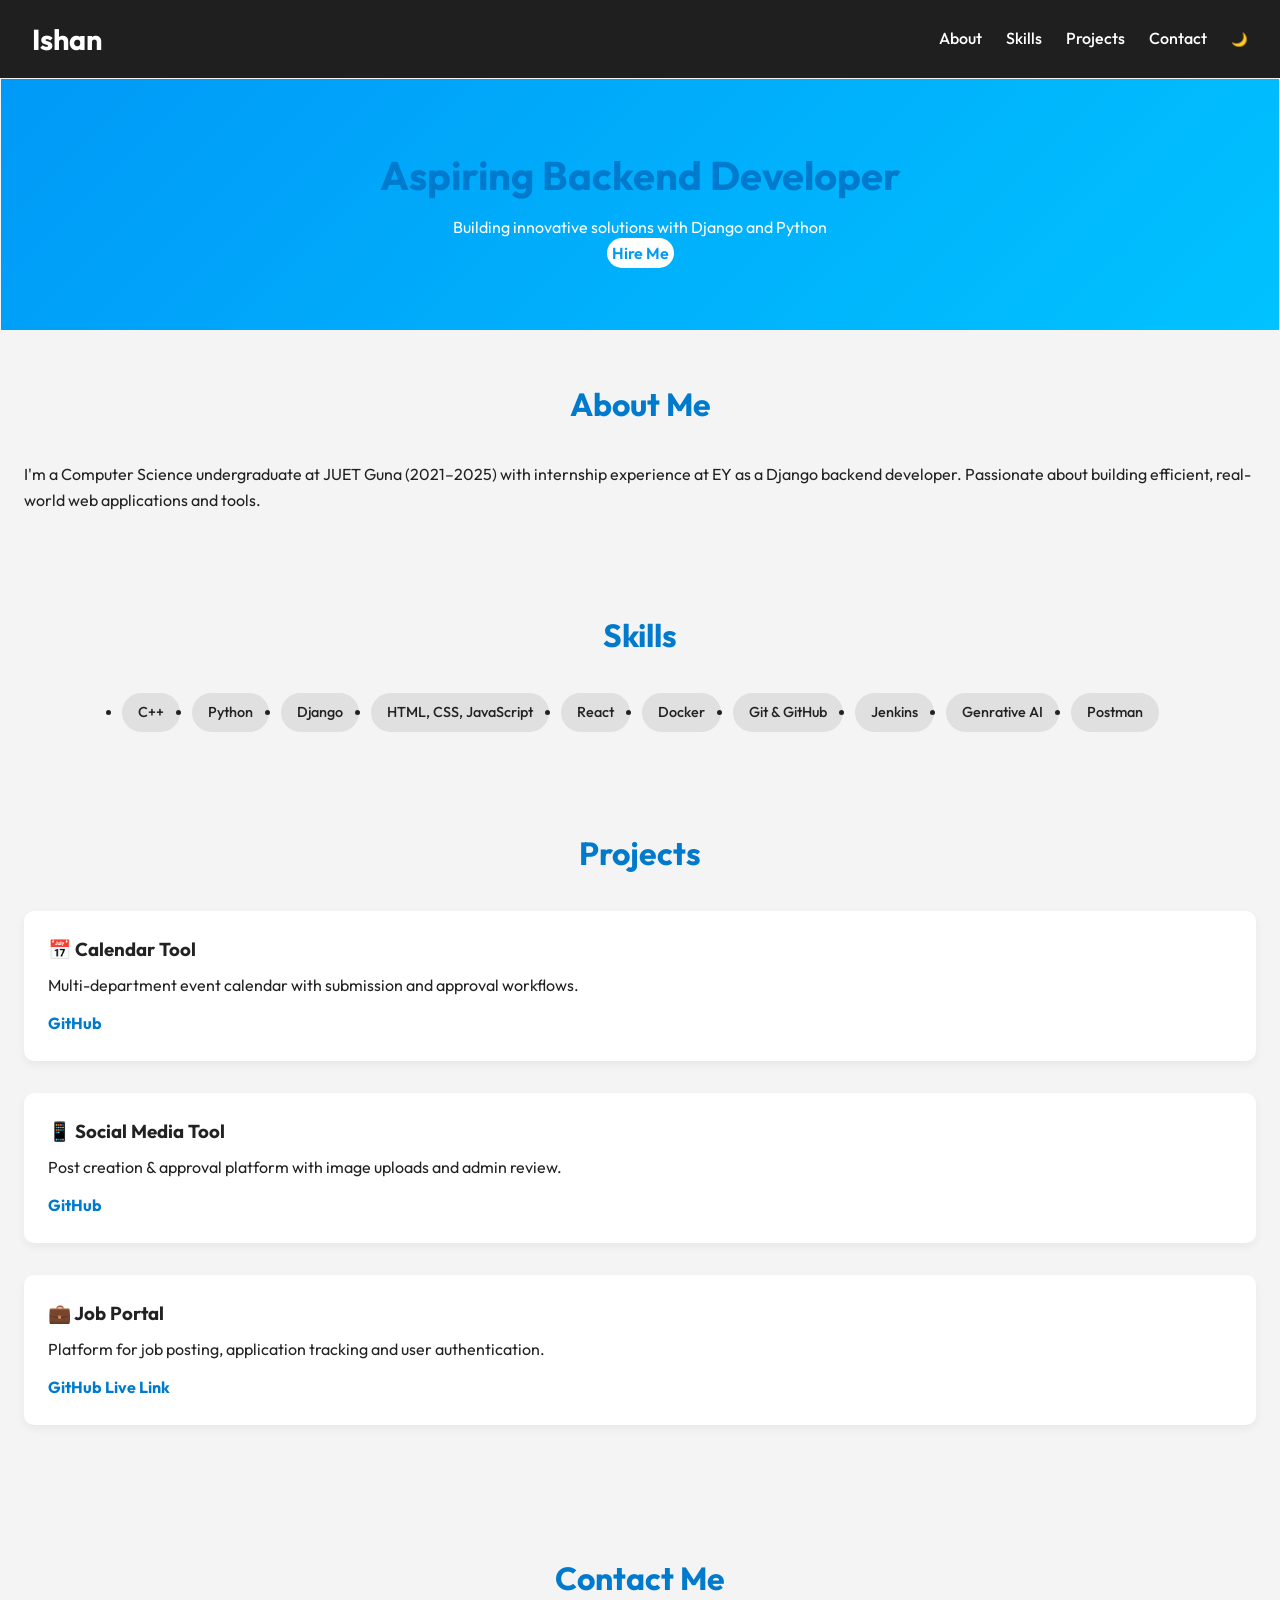
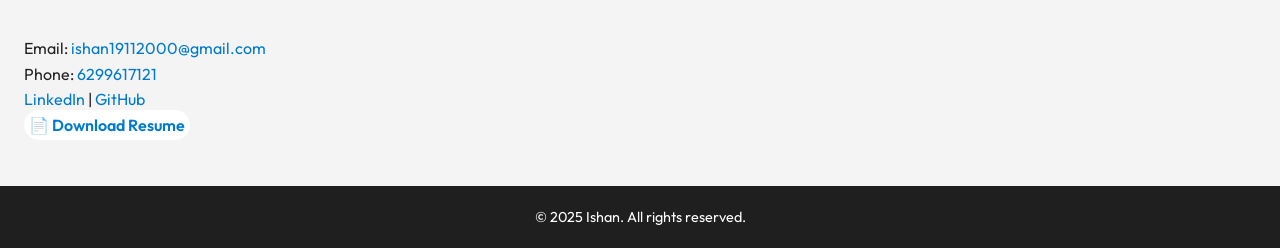
<file: index.html>
<!DOCTYPE html>
<html lang="en">
<head>
  <meta charset="UTF-8" />
  <meta name="viewport" content="width=device-width, initial-scale=1.0" />
  <title>Ishan | Portfolio</title>
  <link rel="stylesheet" href="style.css" />
  <link rel="preconnect" href="https://fonts.googleapis.com">
  <link rel="preconnect" href="https://fonts.gstatic.com" crossorigin>
  <link href="https://fonts.googleapis.com/css2?family=Outfit:wght@400;600;700&display=swap" rel="stylesheet">
</head>
<body>
  <header>
    <nav>
      <h1>Ishan</h1>
      <ul>
        <li><a href="#about">About</a></li>
        <li><a href="#skills">Skills</a></li>
        <li><a href="#projects">Projects</a></li>
        <li><a href="#contact">Contact</a></li>
        <li><button id="toggle-dark">🌙</button></li>
      </ul>
    </nav>
  </header>

  <section class="hero">
    <h2>Aspiring Backend Developer</h2>
    <p>Building innovative solutions with Django and Python</p>
    <a href="https://ishan1915.github.io/Resume/" class="btn">Hire Me</a>
  </section>

  <section id="about">
    <h2>About Me</h2>
    <p>
      I'm a Computer Science undergraduate at JUET Guna (2021–2025) with internship experience at EY as a Django backend developer. Passionate about building efficient, real-world web applications and tools.
    </p>
  </section>

  <section id="skills">
    <h2>Skills</h2>
    <ul class="skills">
      <li>C++</li>
      <li>Python</li>
      <li>Django</li>
      <li>HTML, CSS, JavaScript</li>
      <li>React</li>
      <li>Docker</li>
      <li>Git & GitHub</li>
      <li>Jenkins</li>
      <li>Genrative AI</li>
      <li>Postman</li>
    </ul>
  </section>

  <section id="projects">
    <h2>Projects</h2>
    <div class="project">
      <h3>📅 Calendar Tool</h3>
      <p>Multi-department event calendar with submission and approval workflows.</p>
      <a href="https://github.com/ishan1915/Event_approval" target="_blank">GitHub</a>
    </div>
    <div class="project">
      <h3>📱 Social Media Tool</h3>
      <p>Post creation & approval platform with image uploads and admin review.</p>
      <a href="https://github.com/ishan1915/social_mediatool" target="_blank">GitHub</a>
    </div>
    <div class="project">
      <h3>💼 Job Portal</h3>
      <p>Platform for job posting, application tracking and user authentication.</p>
      <a href="https://github.com/ishan1915/Job_portal" target="_blank">GitHub</a>
      <a href="https://job-portal-m5t9.onrender.com/jobapp/" target="_blank">Live Link</a>

    </div>
  </section>

  <section id="contact">
    <h2>Contact Me</h2>
    <p>Email: <a href="mailto:ishan19112000@gmail.com">ishan19112000@gmail.com</a></p>
    <p>Phone: <a href="tel:6299617121">6299617121</a></p>
    <p>
      <a href="https://www.linkedin.com/in/ishan-a2943a22a/" target="_blank">LinkedIn</a> |
      <a href="https://github.com/ishan1915" target="_blank">GitHub</a>
    </p>
    <a href="Ishan_Resume.pdf" class="btn" download>📄 Download Resume</a>
  </section>

  <footer>
    <p>&copy; 2025 Ishan. All rights reserved.</p>
  </footer>

  <script src="script.js"></script>
</body>
</html>
</file>
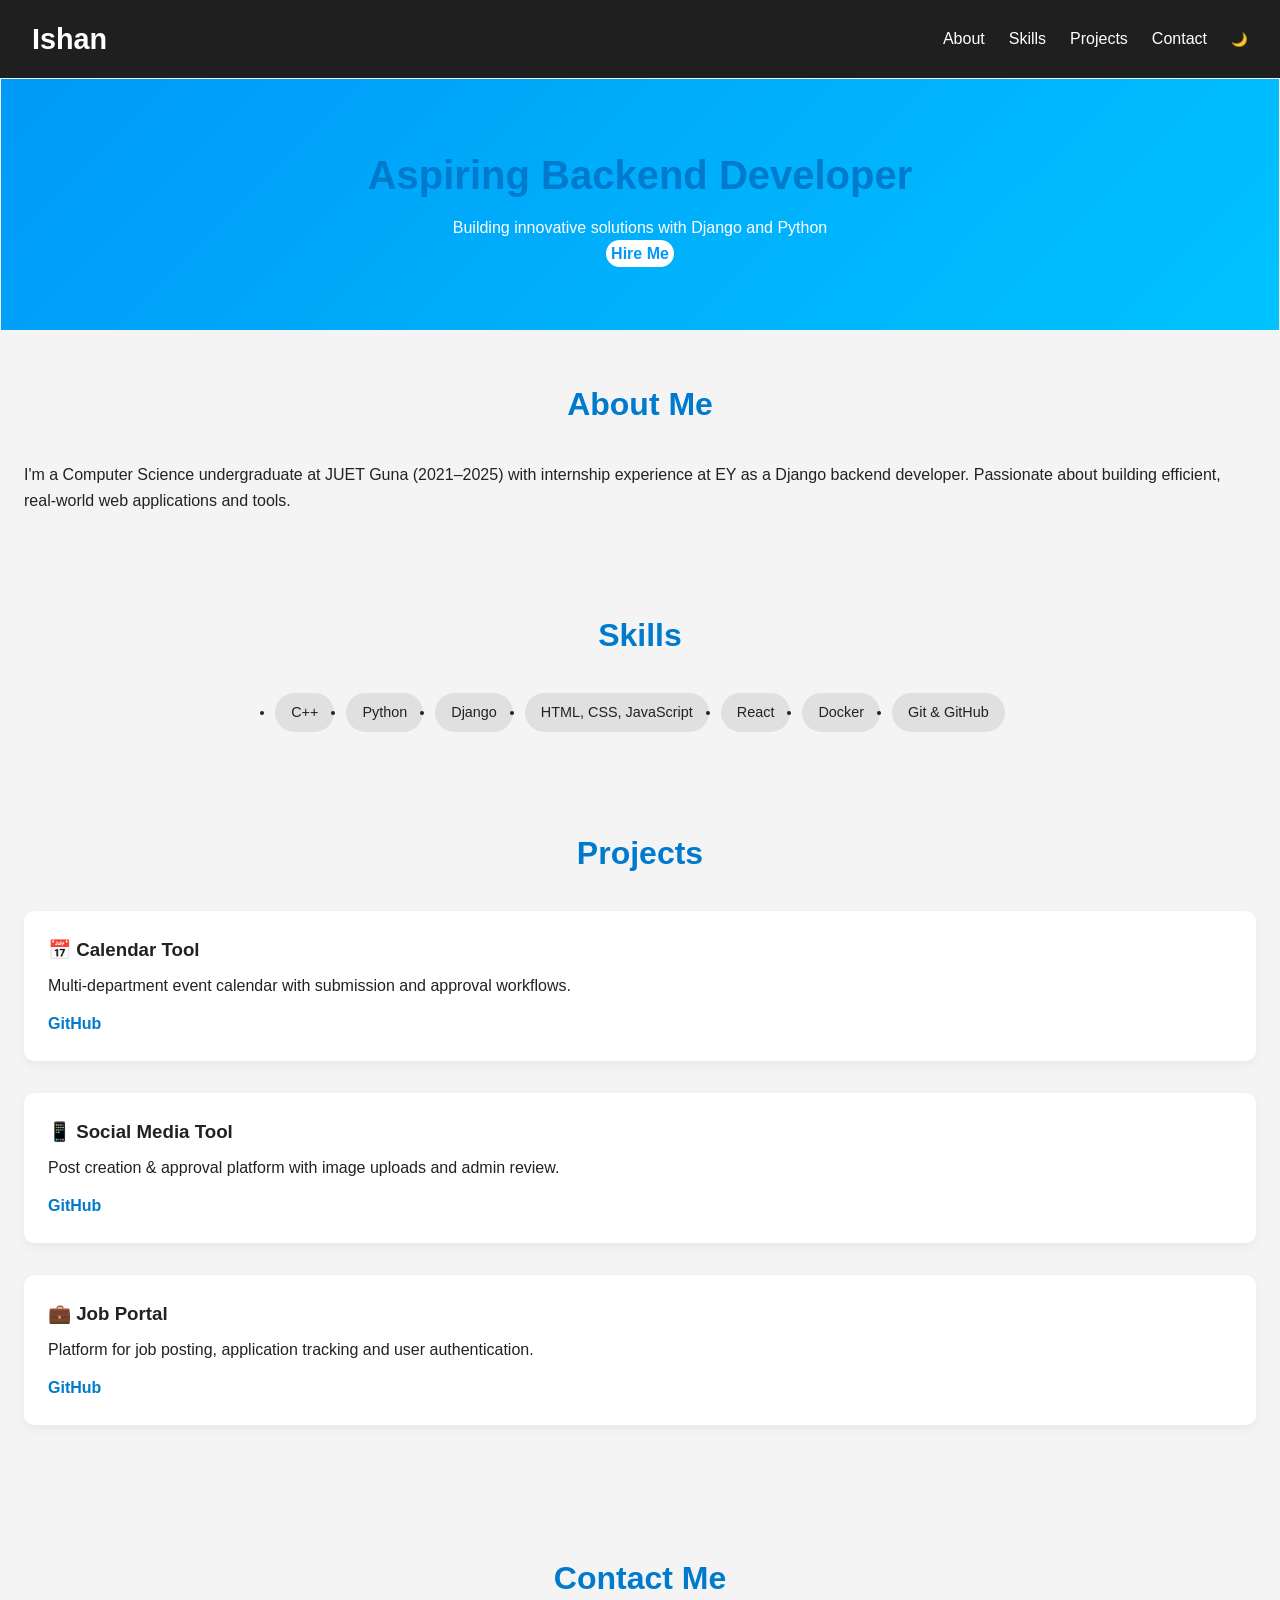
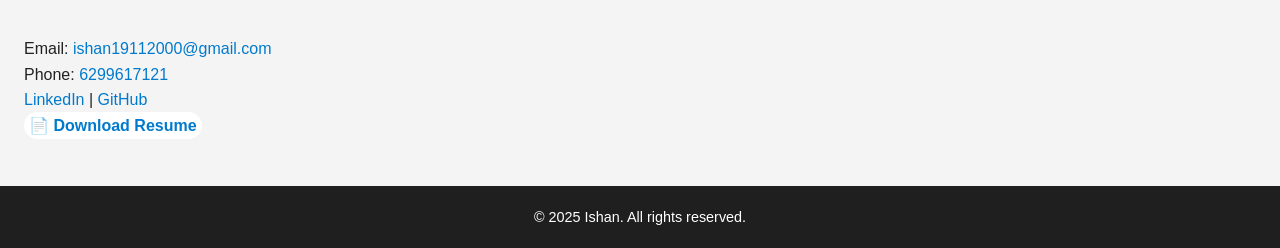
<file: Portfolio.html>
<!DOCTYPE html>
<html lang="en">
<head>
  <meta charset="UTF-8" />
  <meta name="viewport" content="width=device-width, initial-scale=1.0" />
  <title>Ishan | Portfolio</title>
  <link rel="stylesheet" href="style.css" />
</head>
<body>
  <header>
    <nav>
      <h1>Ishan</h1>
      <ul>
        <li><a href="#about">About</a></li>
        <li><a href="#skills">Skills</a></li>
        <li><a href="#projects">Projects</a></li>
        <li><a href="#contact">Contact</a></li>
        <li><button id="toggle-dark">🌙</button></li>
      </ul>
    </nav>
  </header>

  <section class="hero">
    <h2>Aspiring Backend Developer</h2>
    <p>Building innovative solutions with Django and Python</p>
    <a href="#contact" class="btn">Hire Me</a>
  </section>

  <section id="about">
    <h2>About Me</h2>
    <p>
      I'm a Computer Science undergraduate at JUET Guna (2021–2025) with internship experience at EY as a Django backend developer. Passionate about building efficient, real-world web applications and tools.
    </p>
  </section>

  <section id="skills">
    <h2>Skills</h2>
    <ul class="skills">
      <li>C++</li>
      <li>Python</li>
      <li>Django</li>
      <li>HTML, CSS, JavaScript</li>
      <li>React</li>
      <li>Docker</li>
      <li>Git & GitHub</li>
    </ul>
  </section>

  <section id="projects">
    <h2>Projects</h2>
    <div class="project">
      <h3>📅 Calendar Tool</h3>
      <p>Multi-department event calendar with submission and approval workflows.</p>
      <a href="https://github.com/ishan1915/Event_approval" target="_blank">GitHub</a>
    </div>
    <div class="project">
      <h3>📱 Social Media Tool</h3>
      <p>Post creation & approval platform with image uploads and admin review.</p>
      <a href="https://github.com/ishan1915/social_mediatool" target="_blank">GitHub</a>
    </div>
    <div class="project">
      <h3>💼 Job Portal</h3>
      <p>Platform for job posting, application tracking and user authentication.</p>
      <a href="https://github.com/ishan1915/Job_portal" target="_blank">GitHub</a>
    </div>
  </section>

  <section id="contact">
    <h2>Contact Me</h2>
    <p>Email: <a href="mailto:ishan19112000@gmail.com">ishan19112000@gmail.com</a></p>
    <p>Phone: <a href="tel:6299617121">6299617121</a></p>
    <p>
      <a href="https://www.linkedin.com/in/ishan-a2943a22a/" target="_blank">LinkedIn</a> |
      <a href="https://github.com/ishan1915" target="_blank">GitHub</a>
    </p>
    <a href="Ishan_Resume.pdf" class="btn" download>📄 Download Resume</a>
  </section>

  <footer>
    <p>&copy; 2025 Ishan. All rights reserved.</p>
  </footer>

  <script src="script.js"></script>
</body>
</html>
</file>
<file: style.css>
/* General Reset */
* {
  margin: 0;
  padding: 0;
  box-sizing: border-box;
}

body {
  font-family: 'Outfit', sans-serif;
  background-color: #f4f4f4;
  color: #222;
  transition: background 0.4s ease, color 0.4s ease;
  line-height: 1.6;
}

header {
  background: #1f1f1f;
  color: #fff;
  padding: 1rem 2rem;
  position: sticky;
  top: 0;
  z-index: 1000;
}

nav {
  display: flex;
  justify-content: space-between;
  align-items: center;
}

nav h1 {
  font-size: 1.8rem;
}

nav ul {
  display: flex;
  list-style: none;
  gap: 1.5rem;
}

nav ul li a,
nav ul li button {
  color: #fff;
  background: none;
  border: none;
  text-decoration: none;
  font-weight: 500;
  cursor: pointer;
  transition: color 0.3s;
}

nav ul li a:hover {
  color: #00bcd4;
}

/* Hero Section */
.hero {
  text-align: center;
  padding: 4rem 2rem;
  margin:1px;
  background: linear-gradient(135deg, #0099f7, #00c3ff);
  color: white;
}

.hero h2 {
  font-size: 2.5rem;
  margin-bottom: 0.5rem;
}

.subtitle {
  font-size: 1.2rem;
  opacity: 0.95;
  margin-bottom: 1.2rem;
}

.btn {
  background: #ffffff;
  color: #0099f7;
  padding: 5px;
  border-radius: 30px;
  text-decoration: none;
  font-weight: 600;
  transition: all 0.3s ease;
}

.btn:hover {
  background: #e0f7fa;
}

/* Sections */
section {
  padding: 3rem 1.5rem;
  max-width: 9000px;
  margin: auto;
}

h2 {
  text-align: center;
  margin-bottom: 2rem;
  font-size: 2rem;
  color: #007acc;
}

/* Skills */
.skills {
  display: flex;
  flex-wrap: wrap;
  gap: 0.75rem;
  justify-content: center;
}

.skills li {
  background: #e0e0e0;
  padding: 0.5rem 1rem;
  border-radius: 25px;
  font-size: 0.9rem;
  font-weight: 500;
}

/* Projects */
.project {
  background: #ffffff;
  padding: 1.5rem;
  margin-bottom: 2rem;
  border-radius: 10px;
  box-shadow: 0 4px 10px rgba(0,0,0,0.05);
}

.project h3 {
  margin-bottom: 0.5rem;
  color: #222;
}

.project p {
  margin-bottom: 0.8rem;
}

.project a {
  color: #007acc;
  text-decoration: none;
  font-weight: bold;
}

.project a:hover {
  text-decoration: underline;
}

/* Contact */
#contact a {
  color: #007acc;
  text-decoration: none;
}

#contact a:hover {
  text-decoration: underline;
}

/* Footer */
footer {
  background: #1f1f1f;
  color: white;
  text-align: center;
  padding: 1.2rem;
  font-size: 0.9rem;
}

/* Dark Mode */
body.dark {
  background: #121212;
  color: #e0e0e0;
}

body.dark header,
body.dark footer {
  background: #181818;
}

body.dark nav ul li a {
  color: #eee;
}

body.dark .hero {
  background: linear-gradient(135deg, #3a3a3a, #2c2c2c);
  color: #fff;
}

body.dark .btn {
  background: #333;
  color: #fff;
}

body.dark .skills li {
  background: #333;
}

body.dark .project {
  background: #1e1e1e;
  color: #ddd;
}

body.dark .project a {
  color: #00e5ff;
}
</file>
